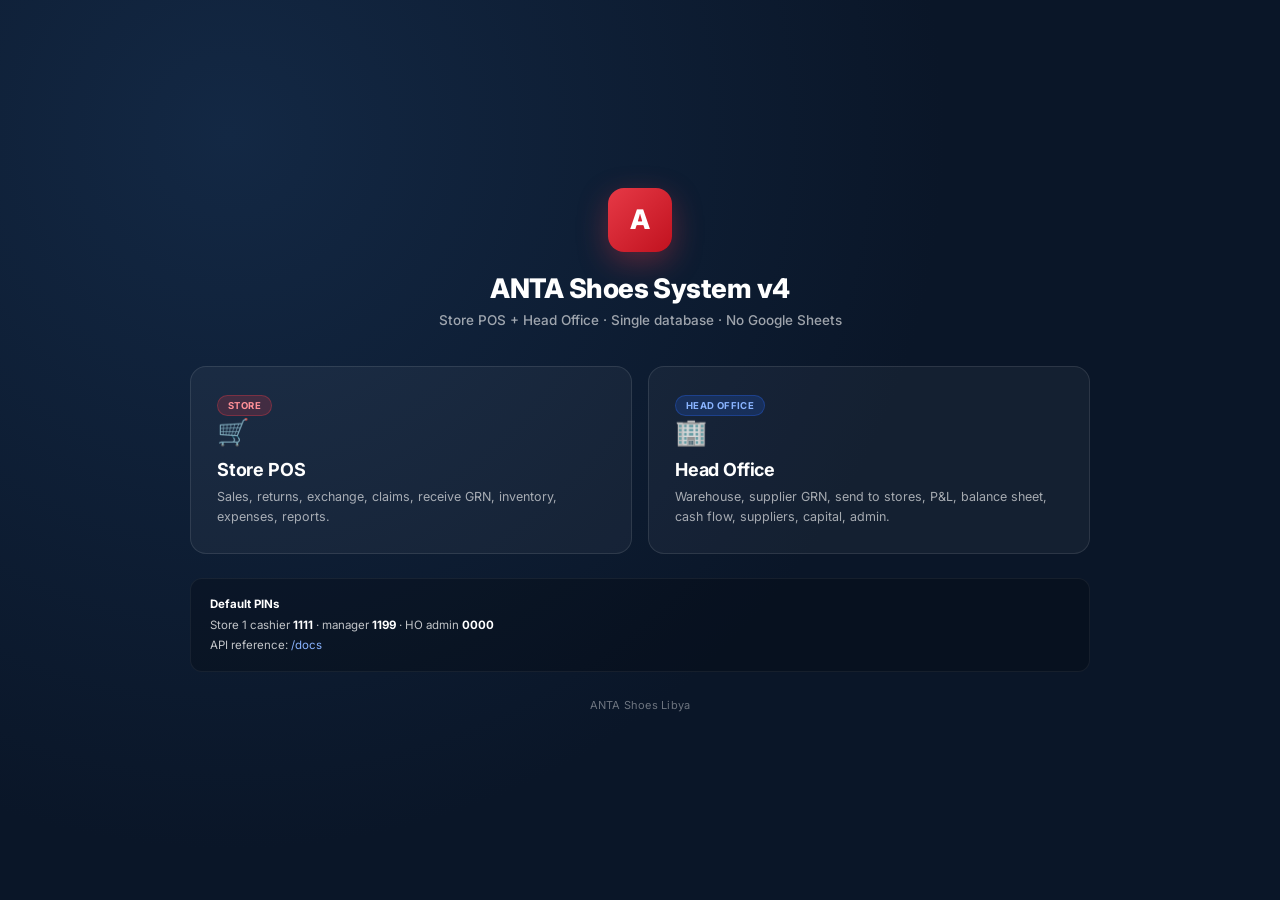
<file: frontend/portal.html>
<!DOCTYPE html>
<html lang="en"><head><meta charset="UTF-8"><meta name="viewport" content="width=device-width, initial-scale=1.0">
<title>ANTA Shoes — POS System</title>
<link rel="preconnect" href="https://fonts.googleapis.com">
<link rel="preconnect" href="https://fonts.gstatic.com" crossorigin>
<link rel="stylesheet" href="https://fonts.googleapis.com/css2?family=Inter:wght@400;500;600;700;800;900&display=swap">
<style>
*{box-sizing:border-box;margin:0;padding:0}
:root{--navy:#0a1628;--navy2:#132844;--accent:#e63946;--accent-dark:#c1121f;--accent2:#2563eb}
body{font-family:'Inter',-apple-system,BlinkMacSystemFont,'Segoe UI',Arial,sans-serif;-webkit-font-smoothing:antialiased;min-height:100vh;background:radial-gradient(circle at 18% 15%,var(--navy2),var(--navy) 55%);color:#fff;display:flex;align-items:center;justify-content:center;padding:28px}
.wrap{max-width:900px;width:100%}
.logo{width:64px;height:64px;background:linear-gradient(135deg,var(--accent),var(--accent-dark));border-radius:16px;display:flex;align-items:center;justify-content:center;font-weight:800;font-size:27px;margin:0 auto 20px;box-shadow:0 10px 30px rgba(230,57,70,.35);letter-spacing:-.02em}
h1{text-align:center;font-size:27px;font-weight:800;letter-spacing:-.02em;margin-bottom:7px}
.sub{text-align:center;opacity:.6;font-size:13.5px;margin-bottom:38px;font-weight:500}
.grid{display:grid;grid-template-columns:1fr 1fr;gap:16px}
@media(max-width:700px){.grid{grid-template-columns:1fr}}
.card{background:rgba(255,255,255,.045);border:1px solid rgba(255,255,255,.1);border-radius:16px;padding:26px;text-decoration:none;color:#fff;transition:transform .18s cubic-bezier(.4,0,.2,1),border-color .18s,background .18s;display:block}
.card:hover{background:rgba(255,255,255,.08);border-color:rgba(255,255,255,.22);transform:translateY(-3px)}
.card-icon{font-size:26px;opacity:.95}
.card h2{font-size:18px;font-weight:700;letter-spacing:-.01em;margin:12px 0 7px}
.card p{font-size:12.5px;opacity:.62;line-height:1.6}
.badge{display:inline-block;font-size:9.5px;font-weight:700;letter-spacing:.04em;padding:4px 10px;border-radius:999px;background:rgba(230,57,70,.2);color:#ff9098;border:1px solid rgba(230,57,70,.35)}
.badge.blue{background:rgba(37,99,235,.2);color:#8ab4ff;border-color:rgba(37,99,235,.35)}
.pins{margin-top:24px;background:rgba(0,0,0,.22);border:1px solid rgba(255,255,255,.06);border-radius:12px;padding:15px 19px;font-size:11.5px;line-height:1.8;color:rgba(255,255,255,.75)}
.pins b{color:#fff;font-weight:700}
.foot{text-align:center;margin-top:26px;font-size:11px;opacity:.4;letter-spacing:.02em}
a.doclink{color:#8ab4ff;text-decoration:none}
a.doclink:hover{text-decoration:underline}
</style></head><body>
<div class="wrap">
  <div class="logo">A</div>
  <h1>ANTA Shoes System v4</h1>
  <p class="sub">Store POS + Head Office · Single database · No Google Sheets</p>
  <div class="grid">
    <a class="card" href="/pos/"><span class="badge">STORE</span><div class="card-icon">🛒</div><h2>Store POS</h2><p>Sales, returns, exchange, claims, receive GRN, inventory, expenses, reports.</p></a>
    <a class="card" href="/ho/"><span class="badge blue">HEAD OFFICE</span><div class="card-icon">🏢</div><h2>Head Office</h2><p>Warehouse, supplier GRN, send to stores, P&amp;L, balance sheet, cash flow, suppliers, capital, admin.</p></a>
  </div>
  <div class="pins"><b>Default PINs</b><br>Store 1 cashier <b>1111</b> · manager <b>1199</b> · HO admin <b>0000</b><br>API reference: <a class="doclink" href="/docs">/docs</a></div>
  <div class="foot">ANTA Shoes Libya</div>
</div></body></html>
</file>
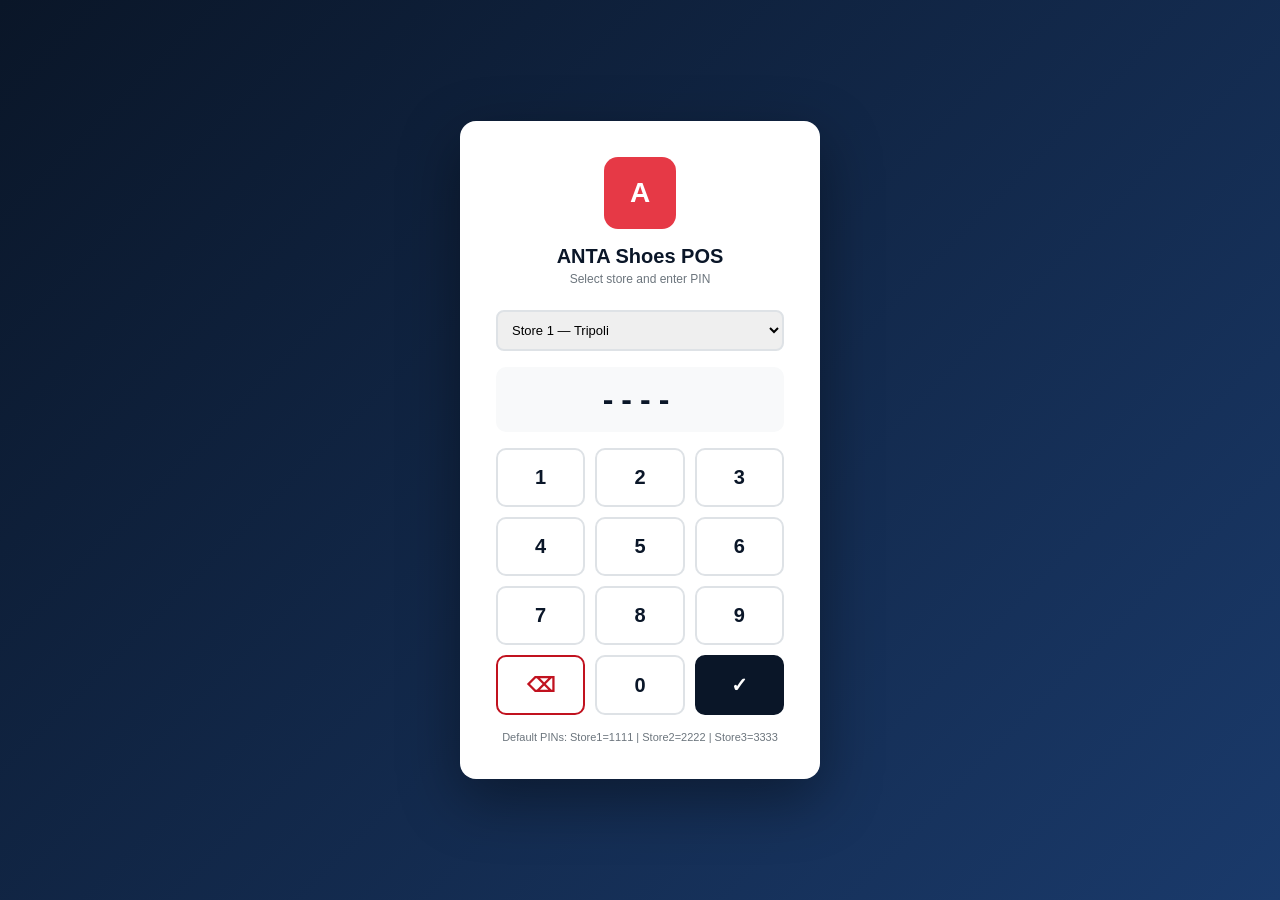
<file: docs/legacy/anta_pos_v3_final.html>
<!DOCTYPE html>
<html lang="en">
<head>
<meta charset="UTF-8">
<meta name="viewport" content="width=device-width, initial-scale=1.0">
<title>ANTA Shoes — POS v3</title>
<style>
*{box-sizing:border-box;margin:0;padding:0}
:root{
  --navy:#0a1628;--blue:#1a3a6b;--accent:#e63946;--accent2:#2196F3;
  --green:#2d6a4f;--green-light:#d8f3dc;--red:#c1121f;--red-light:#ffe5e5;
  --amber:#f59e0b;--amber-light:#fff3cd;--gray0:#f8f9fa;--gray1:#e9ecef;
  --gray2:#dee2e6;--gray3:#adb5bd;--gray4:#6c757d;--gray5:#343a40;
  --sidebar:220px;--radius:10px;--shadow:0 2px 12px rgba(0,0,0,.10);
}
body{font-family:'Segoe UI',Arial,sans-serif;background:var(--gray0);color:var(--gray5)}
/* LOGIN */
#login-screen{position:fixed;inset:0;background:linear-gradient(135deg,var(--navy),var(--blue));display:flex;align-items:center;justify-content:center;z-index:9999}
.login-box{background:#fff;border-radius:16px;padding:36px;width:360px;box-shadow:0 20px 60px rgba(0,0,0,.4);text-align:center}
.login-logo{width:72px;height:72px;background:var(--accent);border-radius:14px;display:flex;align-items:center;justify-content:center;font-weight:900;color:#fff;font-size:28px;margin:0 auto 16px}
.login-title{font-size:20px;font-weight:800;color:var(--navy);margin-bottom:4px}
.login-sub{font-size:12px;color:var(--gray4);margin-bottom:24px}
.pin-display{font-size:32px;font-weight:800;letter-spacing:8px;color:var(--navy);background:var(--gray0);border-radius:10px;padding:14px;margin-bottom:16px;min-height:60px}
.pin-grid{display:grid;grid-template-columns:repeat(3,1fr);gap:10px;margin-bottom:16px}
.pin-btn{padding:16px;border:2px solid var(--gray2);border-radius:10px;font-size:20px;font-weight:700;cursor:pointer;background:#fff;transition:.15s;color:var(--navy)}
.pin-btn:hover{background:var(--navy);color:#fff;border-color:var(--navy)}
.pin-btn.danger{border-color:var(--red);color:var(--red)}
.pin-btn.danger:hover{background:var(--red);color:#fff}
.store-select-login{width:100%;padding:10px;border:2px solid var(--gray2);border-radius:8px;font-size:13px;margin-bottom:16px;cursor:pointer}
/* MAIN */
#app{display:flex;height:100vh;overflow:hidden}
#sidebar{width:var(--sidebar);background:var(--navy);display:flex;flex-direction:column;flex-shrink:0;overflow-y:auto}
.brand{padding:16px;border-bottom:1px solid rgba(255,255,255,.1);display:flex;align-items:center;gap:10px}
.brand-logo{width:38px;height:38px;background:var(--accent);border-radius:8px;display:flex;align-items:center;justify-content:center;font-weight:900;color:#fff;font-size:14px;flex-shrink:0}
.brand-text{color:#fff;font-size:12px;font-weight:700}.brand-sub{color:rgba(255,255,255,.45);font-size:10px}
.sync-bar{padding:8px 12px;border-bottom:1px solid rgba(255,255,255,.1);display:flex;align-items:center;gap:6px;font-size:10px;color:rgba(255,255,255,.7)}
.dot{width:7px;height:7px;border-radius:50%;flex-shrink:0}
.dot.online{background:#4caf50;box-shadow:0 0 5px #4caf50}.dot.offline{background:#f44336}.dot.syncing{background:#ff9800;animation:pulse 1s infinite}
@keyframes pulse{0%,100%{opacity:1}50%{opacity:.3}}
.user-bar{padding:8px 12px;border-bottom:1px solid rgba(255,255,255,.1);display:flex;align-items:center;justify-content:space-between}
.user-info{color:rgba(255,255,255,.8);font-size:11px}
.user-role{font-size:9px;background:var(--accent);color:#fff;padding:1px 6px;border-radius:8px;margin-left:4px}
.logout-btn{color:rgba(255,255,255,.5);font-size:10px;cursor:pointer;border:1px solid rgba(255,255,255,.2);padding:2px 8px;border-radius:4px}
.logout-btn:hover{color:#fff;border-color:#fff}
nav{flex:1;padding:6px 0}
.nav-sec{padding:7px 12px 3px;color:rgba(255,255,255,.3);font-size:9px;font-weight:700;letter-spacing:.8px;text-transform:uppercase}
.nav-item{display:flex;align-items:center;gap:9px;padding:9px 16px;cursor:pointer;color:rgba(255,255,255,.7);font-size:12px;transition:.15s;border-left:3px solid transparent}
.nav-item:hover{background:rgba(255,255,255,.07);color:#fff}
.nav-item.active{background:rgba(255,255,255,.12);color:#fff;border-left-color:var(--accent)}
.nav-item .ico{font-size:15px;width:18px;text-align:center}
.nav-badge{margin-left:auto;background:var(--accent);color:#fff;font-size:9px;font-weight:700;padding:1px 5px;border-radius:8px}
.sidebar-footer{padding:10px 12px;border-top:1px solid rgba(255,255,255,.1);color:rgba(255,255,255,.4);font-size:10px}
#main{flex:1;display:flex;flex-direction:column;overflow:hidden}
#topbar{background:#fff;padding:9px 18px;display:flex;align-items:center;gap:10px;border-bottom:1px solid var(--gray2);flex-shrink:0;box-shadow:0 1px 4px rgba(0,0,0,.05)}
.topbar-title{font-size:15px;font-weight:700;color:var(--navy);flex:1}
#content{flex:1;overflow-y:auto;padding:18px}
.screen{display:none}.screen.active{display:block}
.card{background:#fff;border-radius:var(--radius);box-shadow:var(--shadow);padding:15px;margin-bottom:14px}
.card-title{font-size:12px;font-weight:700;color:var(--gray4);text-transform:uppercase;letter-spacing:.5px;margin-bottom:12px}
.kpi-grid{display:grid;grid-template-columns:repeat(auto-fill,minmax(150px,1fr));gap:10px;margin-bottom:18px}
.kpi{background:#fff;border-radius:var(--radius);padding:12px 14px;box-shadow:var(--shadow);border-left:4px solid var(--accent)}
.kpi.blue{border-left-color:var(--accent2)}.kpi.green{border-left-color:var(--green)}.kpi.amber{border-left-color:var(--amber)}.kpi.purple{border-left-color:#9c27b0}
.kpi-label{font-size:9px;color:var(--gray4);font-weight:700;text-transform:uppercase;margin-bottom:3px}
.kpi-value{font-size:20px;font-weight:800;color:var(--navy)}
.kpi-sub{font-size:9px;color:var(--gray4);margin-top:2px}
table{width:100%;border-collapse:collapse;font-size:12px}
th{background:var(--gray0);padding:7px 9px;text-align:left;font-size:10px;font-weight:700;color:var(--gray4);text-transform:uppercase;border-bottom:2px solid var(--gray2)}
td{padding:7px 9px;border-bottom:1px solid var(--gray1);vertical-align:middle}
tr:hover td{background:var(--gray0)}
.badge{display:inline-block;padding:2px 7px;border-radius:20px;font-size:10px;font-weight:700}
.badge-green{background:var(--green-light);color:var(--green)}.badge-red{background:var(--red-light);color:var(--red)}
.badge-amber{background:var(--amber-light);color:#856404}.badge-blue{background:#e3f2fd;color:#1565c0}.badge-gray{background:var(--gray1);color:var(--gray4)}
.form-group{margin-bottom:12px}
.form-label{display:block;font-size:11px;font-weight:700;color:var(--gray5);margin-bottom:4px;text-transform:uppercase;letter-spacing:.3px}
.form-input{width:100%;padding:8px 11px;border:1.5px solid var(--gray2);border-radius:7px;font-size:13px;background:#fff;transition:border .15s}
.form-input:focus{outline:none;border-color:var(--accent2)}
.form-input.barcode{font-size:15px;font-weight:700;border-color:var(--accent2);background:#f0f7ff;letter-spacing:2px}
select.form-input{cursor:pointer}
.btn{padding:7px 13px;border-radius:7px;border:none;cursor:pointer;font-size:12px;font-weight:600;transition:.15s;display:inline-flex;align-items:center;gap:5px}
.btn-primary{background:var(--accent);color:#fff}.btn-primary:hover{background:#c1121f}
.btn-blue{background:var(--accent2);color:#fff}
.btn-green{background:var(--green);color:#fff}
.btn-amber{background:var(--amber);color:#fff}
.btn-ghost{background:var(--gray1);color:var(--gray5)}.btn-ghost:hover{background:var(--gray2)}
.btn-sm{padding:4px 9px;font-size:11px}.btn-full{width:100%;justify-content:center}.btn-lg{padding:11px 22px;font-size:14px}
/* SALE */
.sale-layout{display:grid;grid-template-columns:1fr 300px;gap:14px;height:calc(100vh - 108px)}
.cart-area{background:#fff;border-radius:var(--radius);box-shadow:var(--shadow);display:flex;flex-direction:column;overflow:hidden}
.cart-hdr{padding:11px 14px;border-bottom:1px solid var(--gray2);display:flex;align-items:center;justify-content:space-between;flex-shrink:0}
.cart-items{flex:1;overflow-y:auto}
.cart-item{padding:9px 14px;border-bottom:1px solid var(--gray1);display:flex;align-items:center;gap:9px}
.qty-btn{width:22px;height:22px;border-radius:50%;border:1.5px solid var(--gray2);background:#fff;cursor:pointer;font-size:13px;display:flex;align-items:center;justify-content:center;font-weight:700}
.cart-empty{display:flex;flex-direction:column;align-items:center;justify-content:center;height:100%;color:var(--gray3);gap:8px;padding:30px}
.cart-footer{padding:12px 14px;border-top:2px solid var(--gray2);background:var(--gray0);flex-shrink:0}
.cart-row{display:flex;justify-content:space-between;font-size:12px;color:var(--gray4);padding:2px 0}
.cart-row.big{font-size:17px;font-weight:800;color:var(--navy);padding-top:7px;border-top:1px solid var(--gray2);margin-top:3px}
/* PAYMENT MODAL */
.modal-overlay{position:fixed;inset:0;background:rgba(0,0,0,.5);display:flex;align-items:center;justify-content:center;z-index:1000}
.modal{background:#fff;border-radius:14px;padding:22px;width:420px;max-height:90vh;overflow-y:auto;box-shadow:0 20px 60px rgba(0,0,0,.3)}
.modal-title{font-size:17px;font-weight:800;color:var(--navy);margin-bottom:18px}
.pay-methods{display:grid;grid-template-columns:1fr 1fr;gap:7px;margin-bottom:14px}
.pay-method{padding:9px;border:2px solid var(--gray2);border-radius:8px;cursor:pointer;text-align:center;font-size:11px;font-weight:700;transition:.15s}
.pay-method:hover{border-color:var(--accent2);background:#f0f7ff}
.pay-method.selected{border-color:var(--accent2);background:#e3f2fd;color:var(--accent2)}
.pay-ico{font-size:18px;display:block;margin-bottom:3px}
.change-box{background:var(--green-light);border-radius:8px;padding:11px;text-align:center;margin-top:7px}
/* SEARCH */
.search-drop{position:absolute;background:#fff;border:1.5px solid var(--accent2);border-radius:8px;width:100%;z-index:100;box-shadow:var(--shadow);max-height:190px;overflow-y:auto}
.search-item{padding:9px 11px;cursor:pointer;border-bottom:1px solid var(--gray1);display:flex;align-items:center;gap:9px}
.search-item:hover{background:var(--gray0)}
/* GRN RECEIVE */
.grn-card{border:1.5px solid var(--gray2);border-radius:10px;padding:14px;margin-bottom:10px}
.grn-card.pending{border-color:var(--amber);background:var(--amber-light)}
.grn-card.received{border-color:var(--green);background:var(--green-light)}
/* REPORTS */
.date-filter{display:flex;gap:8px;margin-bottom:14px;flex-wrap:wrap;align-items:center}
.bar-wrap{display:flex;align-items:flex-end;gap:4px;height:90px;padding:6px 0}
.bar-grp{display:flex;flex-direction:column;align-items:center;flex:1}
.bar{border-radius:4px 4px 0 0;width:100%;min-height:3px}
.bar-lbl{font-size:8px;color:var(--gray4);margin-top:3px;font-weight:600}
/* QUEUE */
.queue-bar{background:var(--amber-light);border:1px solid var(--amber);border-radius:7px;padding:6px 11px;font-size:11px;color:#856404;display:flex;align-items:center;gap:7px;margin-bottom:12px}
.queue-bar.hidden{display:none}
.relative{position:relative}
.grid-2{display:grid;grid-template-columns:1fr 1fr;gap:11px}
.grid-3{display:grid;grid-template-columns:1fr 1fr 1fr;gap:11px}
.mt{margin-top:11px}.divider{height:1px;background:var(--gray1);margin:11px 0}
.fw7{font-weight:700}.text-right{text-align:right}.text-green{color:var(--green)}.text-red{color:var(--red)}
#toast{position:fixed;bottom:18px;right:18px;background:var(--navy);color:#fff;padding:9px 16px;border-radius:8px;font-size:12px;font-weight:600;z-index:9999;display:none;box-shadow:0 4px 20px rgba(0,0,0,.3)}
@media print{#sidebar,#topbar,.no-print{display:none!important}#content{padding:0}}
</style>
</head>
<body>

<!-- LOGIN SCREEN -->
<div id="login-screen">
  <div class="login-box">
    <div class="login-logo">A</div>
    <div class="login-title">ANTA Shoes POS</div>
    <div class="login-sub">Select store and enter PIN</div>
    <select class="store-select-login" id="login-store"></select>
    <div class="pin-display" id="pin-display">----</div>
    <div class="pin-grid">
      <button class="pin-btn" onclick="pinPress('1')">1</button>
      <button class="pin-btn" onclick="pinPress('2')">2</button>
      <button class="pin-btn" onclick="pinPress('3')">3</button>
      <button class="pin-btn" onclick="pinPress('4')">4</button>
      <button class="pin-btn" onclick="pinPress('5')">5</button>
      <button class="pin-btn" onclick="pinPress('6')">6</button>
      <button class="pin-btn" onclick="pinPress('7')">7</button>
      <button class="pin-btn" onclick="pinPress('8')">8</button>
      <button class="pin-btn" onclick="pinPress('9')">9</button>
      <button class="pin-btn danger" onclick="pinClear()">⌫</button>
      <button class="pin-btn" onclick="pinPress('0')">0</button>
      <button class="pin-btn" style="background:var(--navy);color:#fff;border-color:var(--navy)" onclick="pinSubmit()">✓</button>
    </div>
    <div id="login-error" style="color:var(--red);font-size:12px;display:none">❌ Wrong PIN — try again</div>
    <div style="font-size:11px;color:var(--gray4);margin-top:12px">Default PINs: Store1=1111 | Store2=2222 | Store3=3333</div>
  </div>
</div>

<!-- MAIN APP -->
<div id="app" style="display:none">
<div id="sidebar">
  <div class="brand">
    <div class="brand-logo">A</div>
    <div><div class="brand-text">ANTA Shoes</div><div class="brand-sub" id="sb-store">POS</div></div>
  </div>
  <div class="sync-bar">
    <div class="dot offline" id="sync-dot"></div>
    <div><div id="sync-label" style="font-size:10px">Connecting...</div><div id="sync-last" style="font-size:9px;opacity:.6">—</div></div>
  </div>
  <div class="user-bar">
    <div class="user-info"><span id="user-name">—</span><span class="user-role" id="user-role">—</span></div>
    <div class="logout-btn" onclick="logout()">Logout</div>
  </div>
  <nav>
    <div class="nav-sec">Main</div>
    <div class="nav-item active" onclick="show('dashboard')"><span class="ico">📊</span>Dashboard</div>
    <div class="nav-item" onclick="show('sale')"><span class="ico">🛒</span>New Sale</div>
    <div class="nav-sec">Transactions</div>
    <div class="nav-item" onclick="show('returns')"><span class="ico">↩️</span>Returns</div>
    <div class="nav-item" onclick="show('exchange')"><span class="ico">🔄</span>Exchange</div>
    <div class="nav-item" onclick="show('claims')"><span class="ico">⚠️</span>Claims</div>
    <div class="nav-sec">Stock</div>
    <div class="nav-item" onclick="show('grn')"><span class="ico">📥</span>Receive Stock (GRN) <span class="nav-badge" id="grn-badge">0</span></div>
    <div class="nav-item" onclick="show('inventory')"><span class="ico">📦</span>Inventory <span class="nav-badge" id="low-badge">0</span></div>
    <div class="nav-sec">Finance</div>
    <div class="nav-item" onclick="show('expenses')"><span class="ico">💸</span>Expenses</div>
    <div class="nav-sec">Reports</div>
    <div class="nav-item" onclick="show('reports')"><span class="ico">📈</span>Reports</div>
    <div class="nav-sec">Settings</div>
    <div class="nav-item" onclick="show('settings')"><span class="ico">⚙️</span>Settings</div>
  </nav>
  <div class="sidebar-footer">Queue: <span id="q-count">0</span> | <span id="shift-t">—</span></div>
</div>

<div id="main">
  <div id="topbar">
    <div class="topbar-title" id="screen-title">Dashboard</div>
    <div style="display:flex;align-items:center;gap:5px;font-size:10px"><div class="dot offline" id="top-dot"></div><span id="top-sync">Offline</span></div>
    <div id="clock" style="font-size:11px;color:var(--gray4)"></div>
    <button class="btn btn-primary btn-sm" onclick="show('sale')">➕ New Sale</button>
    <button class="btn btn-ghost btn-sm" onclick="syncNow()">🔄 Sync</button>
  </div>
  <div id="content">

  <!-- DASHBOARD -->
  <div id="screen-dashboard" class="screen active">
    <div id="q-bar" class="queue-bar hidden">⚠️ Offline: <span id="q-bar-n">0</span> pending — will sync when connected</div>
    <div class="kpi-grid">
      <div class="kpi"><div class="kpi-label">Today Sales</div><div class="kpi-value" id="d-sales">LYD 0</div><div class="kpi-sub" id="d-inv">0 invoices</div></div>
      <div class="kpi blue"><div class="kpi-label">Net Revenue</div><div class="kpi-value" id="d-net">LYD 0</div><div class="kpi-sub">after returns</div></div>
      <div class="kpi green"><div class="kpi-label">Units Sold</div><div class="kpi-value" id="d-qty">0</div><div class="kpi-sub">today</div></div>
      <div class="kpi amber"><div class="kpi-label">Avg Basket</div><div class="kpi-value" id="d-atv">LYD 0</div><div class="kpi-sub">per invoice</div></div>
      <div class="kpi purple"><div class="kpi-label">Returns</div><div class="kpi-value" id="d-ret">LYD 0</div><div class="kpi-sub" id="d-retc">0 returns</div></div>
      <div class="kpi"><div class="kpi-label">Cash</div><div class="kpi-value" id="d-cash">LYD 0</div><div class="kpi-sub">cash sales</div></div>
    </div>
    <div style="display:grid;grid-template-columns:2fr 1fr;gap:14px">
      <div class="card"><div class="card-title">Recent Transactions</div>
        <table><thead><tr><th>Invoice</th><th>Time</th><th>Customer</th><th>Payment</th><th>Total</th><th>☁️</th></tr></thead>
        <tbody id="d-txns"></tbody></table>
      </div>
      <div class="card"><div class="card-title">⚠️ Low Stock</div><div id="d-low" style="font-size:11px"></div></div>
    </div>
  </div>

  <!-- SALE -->
  <div id="screen-sale" class="screen" style="height:calc(100vh - 100px)">
    <div class="sale-layout">
      <div class="cart-area">
        <div class="cart-hdr">
          <div><div style="font-size:13px;font-weight:800;color:var(--navy)">🛒 New Sale</div><div style="font-size:10px;color:var(--gray4)" id="inv-num">INV-—</div></div>
          <input class="form-input" style="width:140px;padding:5px 8px;font-size:11px" id="cust-name" placeholder="Customer name">
        </div>
        <div style="padding:9px 13px;background:var(--gray0);border-bottom:1px solid var(--gray2)">
          <div class="relative">
            <input class="form-input barcode" id="bc-input" placeholder="📷 Scan barcode..." autocomplete="off" oninput="searchProd(this.value)" onkeydown="bcKey(event)">
            <div id="search-drop" class="search-drop" style="display:none"></div>
          </div>
        </div>
        <div class="cart-items" id="cart-items">
          <div class="cart-empty"><div style="font-size:44px">🛒</div><div style="font-weight:700;color:var(--gray3)">Cart empty</div><div style="font-size:11px;color:var(--gray3)">Scan barcode to start</div></div>
        </div>
        <div class="cart-footer">
          <div class="cart-row"><span>Subtotal</span><span id="c-sub">LYD 0.00</span></div>
          <div class="cart-row"><span>Discount <input type="number" id="g-disc" min="0" max="100" value="0" style="width:40px;padding:1px 5px;border:1px solid var(--gray2);border-radius:4px;font-size:10px" onchange="calcCart()">%</span><span id="c-disc" style="color:var(--red)">-LYD 0.00</span></div>
          <div class="cart-row big"><span>TOTAL</span><span id="c-total">LYD 0.00</span></div>
          <div style="display:grid;grid-template-columns:1fr 1fr;gap:7px;margin-top:9px">
            <button class="btn btn-ghost btn-full" onclick="clearCart()">🗑 Clear</button>
            <button class="btn btn-primary btn-full btn-lg" onclick="openPay()">💳 Charge</button>
          </div>
        </div>
      </div>
      <div class="card" style="overflow-y:auto;margin:0"><div class="card-title">Products</div><div id="quick-prods" style="display:grid;gap:6px"></div></div>
    </div>
  </div>

  <!-- RETURNS -->
  <div id="screen-returns" class="screen">
    <div style="max-width:680px">
      <div class="card"><div class="card-title">↩️ Process Return</div>
        <div class="grid-2">
          <div class="form-group"><label class="form-label">Barcode</label><input class="form-input" id="r-bc" placeholder="Scan barcode"></div>
          <div class="form-group"><label class="form-label">Original Invoice #</label><input class="form-input" id="r-inv" placeholder="INV-1001"></div>
        </div>
        <div class="grid-3">
          <div class="form-group"><label class="form-label">Qty</label><input class="form-input" type="number" id="r-qty" value="1" min="1"></div>
          <div class="form-group"><label class="form-label">Amount (LYD)</label><input class="form-input" type="number" id="r-amt" placeholder="0.00"></div>
          <div class="form-group"><label class="form-label">Method</label><select class="form-input" id="r-method"></select></div>
        </div>
        <div class="form-group"><label class="form-label">Reason</label>
          <select class="form-input" id="r-reason"><option>Defective/Damaged</option><option>Wrong size</option><option>Customer change of mind</option><option>Wrong product</option><option>Other</option></select>
        </div>
        <button class="btn btn-primary btn-full" onclick="doReturn()">✅ Process Return</button>
      </div>
      <div class="card"><div class="card-title">Recent Returns</div>
        <table><thead><tr><th>Ref</th><th>Date</th><th>Product</th><th>Qty</th><th>Amount</th><th>☁️</th></tr></thead>
        <tbody id="ret-list"></tbody></table>
      </div>
    </div>
  </div>

  <!-- EXCHANGE -->
  <div id="screen-exchange" class="screen">
    <div style="max-width:800px">
      <div class="card"><div class="card-title">🔄 Exchange</div>
        <div style="display:grid;grid-template-columns:1fr 1fr;gap:18px">
          <div style="background:var(--red-light);border-radius:8px;padding:13px">
            <div style="font-size:11px;font-weight:800;color:var(--red);margin-bottom:9px">📤 OLD ITEM (returning)</div>
            <div class="form-group"><label class="form-label">Barcode</label><input class="form-input" id="ex-old-bc" placeholder="Scan old item" oninput="exLookup('old',this.value)"></div>
            <div id="ex-old-nm" style="font-size:10px;color:var(--gray4);margin-top:-8px;margin-bottom:7px"></div>
            <div class="grid-2">
              <div class="form-group"><label class="form-label">Qty</label><input class="form-input" type="number" id="ex-old-qty" value="1" oninput="exCalc()"></div>
              <div class="form-group"><label class="form-label">Price</label><input class="form-input" type="number" id="ex-old-pr" oninput="exCalc()"></div>
            </div>
          </div>
          <div style="background:var(--green-light);border-radius:8px;padding:13px">
            <div style="font-size:11px;font-weight:800;color:var(--green);margin-bottom:9px">📥 NEW ITEM (selling)</div>
            <div class="form-group"><label class="form-label">Barcode</label><input class="form-input" id="ex-new-bc" placeholder="Scan new item" oninput="exLookup('new',this.value)"></div>
            <div id="ex-new-nm" style="font-size:10px;color:var(--gray4);margin-top:-8px;margin-bottom:7px"></div>
            <div class="grid-2">
              <div class="form-group"><label class="form-label">Qty</label><input class="form-input" type="number" id="ex-new-qty" value="1" oninput="exCalc()"></div>
              <div class="form-group"><label class="form-label">Price</label><input class="form-input" type="number" id="ex-new-pr" oninput="exCalc()"></div>
            </div>
          </div>
        </div>
        <div class="mt" style="background:var(--gray0);border-radius:8px;padding:11px;display:flex;justify-content:space-between;align-items:center">
          <div><div style="font-size:10px;color:var(--gray4)">Difference</div><div id="ex-diff" style="font-size:19px;font-weight:900;color:var(--navy)">LYD 0.00</div><div id="ex-diff-note" style="font-size:9px;color:var(--gray4)">—</div></div>
          <select class="form-input" id="ex-pay" style="width:150px"></select>
        </div>
        <div class="form-group mt"><label class="form-label">Customer</label><input class="form-input" id="ex-cust" placeholder="Optional"></div>
        <button class="btn btn-primary btn-full mt" onclick="doExchange()">✅ Complete Exchange</button>
      </div>
    </div>
  </div>

  <!-- CLAIMS -->
  <div id="screen-claims" class="screen">
    <div style="max-width:680px">
      <div class="card"><div class="card-title">⚠️ Claims & Damage</div>
        <div class="grid-2">
          <div class="form-group"><label class="form-label">Barcode</label><input class="form-input" id="cl-bc" placeholder="Scan" oninput="clLookup(this.value)"></div>
          <div class="form-group"><label class="form-label">Product</label><input class="form-input" id="cl-name" readonly style="background:var(--gray0)"></div>
        </div>
        <div class="grid-3">
          <div class="form-group"><label class="form-label">Qty</label><input class="form-input" type="number" id="cl-qty" value="1" min="1"></div>
          <div class="form-group"><label class="form-label">Type</label><select class="form-input" id="cl-type"><option>Damage Writeoff</option><option>Supplier Claim</option><option>Theft</option><option>Other</option></select></div>
          <div class="form-group"><label class="form-label">Value</label><input class="form-input" id="cl-val" readonly style="background:var(--gray0)"></div>
        </div>
        <div class="form-group"><label class="form-label">Supplier</label><input class="form-input" id="cl-sup" placeholder="If supplier claim"></div>
        <button class="btn btn-primary btn-full" onclick="doClaim()">⚠️ Record Claim</button>
      </div>
    </div>
  </div>

  <!-- GRN RECEIVE -->
  <div id="screen-grn" class="screen">
    <div style="max-width:800px">
      <div class="card">
        <div style="display:flex;justify-content:space-between;align-items:center;margin-bottom:13px">
          <div class="card-title" style="margin:0">📥 Receive Stock from HO</div>
          <button class="btn btn-blue btn-sm" onclick="loadGRNs()">🔄 Refresh</button>
        </div>
        <div id="grn-list"><div style="text-align:center;padding:24px;color:var(--gray3);font-size:12px">Loading from HO...</div></div>
      </div>
    </div>
  </div>

  <!-- INVENTORY -->
  <div id="screen-inventory" class="screen">
    <div class="card">
      <div style="display:flex;justify-content:space-between;align-items:center;margin-bottom:13px">
        <div class="card-title" style="margin:0">📦 Inventory</div>
        <div style="display:flex;gap:7px">
          <input class="form-input" style="width:190px;padding:5px 9px" id="inv-search" placeholder="🔍 Search..." oninput="renderInv()">
          <select class="form-input" style="width:120px;padding:5px 9px" id="inv-filter" onchange="renderInv()">
            <option value="all">All</option><option value="low">Low Stock</option><option value="out">Out of Stock</option>
          </select>
        </div>
      </div>
      <table><thead><tr><th>Barcode</th><th>Product</th><th>GRN In</th><th>Sold</th><th>Returns</th><th>Claims</th><th>ON HAND</th><th>Reorder</th><th>Status</th></tr></thead>
      <tbody id="inv-table"></tbody></table>
    </div>
  </div>

  <!-- EXPENSES -->
  <div id="screen-expenses" class="screen">
    <div style="max-width:700px">
      <div class="card"><div class="card-title">💸 Record Expense</div>
        <div class="grid-2">
          <div class="form-group"><label class="form-label">Date</label><input class="form-input" type="date" id="exp-date"></div>
          <div class="form-group"><label class="form-label">Category</label>
            <select class="form-input" id="exp-cat">
              <option>Rent</option><option>Salaries</option><option>Utilities</option>
              <option>Advertising</option><option>Maintenance</option><option>Transport</option>
              <option>Cleaning</option><option>Other</option>
            </select>
          </div>
        </div>
        <div class="form-group"><label class="form-label">Description</label><input class="form-input" id="exp-desc" placeholder="Details..."></div>
        <div class="grid-3">
          <div class="form-group"><label class="form-label">Amount (LYD)</label><input class="form-input" type="number" id="exp-amt" placeholder="0.00"></div>
          <div class="form-group"><label class="form-label">Payment Method</label><select class="form-input" id="exp-pay"></select></div>
          <div class="form-group"><label class="form-label">Reference #</label><input class="form-input" id="exp-ref" placeholder="Optional"></div>
        </div>
        <button class="btn btn-primary btn-full" onclick="saveExpense()">💾 Save Expense</button>
      </div>
      <div class="card"><div class="card-title">Recent Expenses</div>
        <table><thead><tr><th>Date</th><th>Category</th><th>Description</th><th>Amount</th><th>Payment</th><th>☁️</th></tr></thead>
        <tbody id="exp-list"></tbody></table>
      </div>
    </div>
  </div>

  <!-- REPORTS -->
  <div id="screen-reports" class="screen">
    <div class="date-filter">
      <select class="form-input" style="width:120px;padding:6px 9px" id="rpt-preset" onchange="rptPreset()">
        <option value="today">Today</option><option value="yesterday">Yesterday</option>
        <option value="week">This Week</option><option value="month">This Month</option>
        <option value="custom">Custom Range</option>
      </select>
      <input type="date" id="rpt-from" class="form-input" style="width:140px;padding:6px 9px">
      <input type="date" id="rpt-to"   class="form-input" style="width:140px;padding:6px 9px">
      <button class="btn btn-blue btn-sm" onclick="loadReports()">🔍 Search</button>
      <button class="btn btn-ghost btn-sm" onclick="exportRpt()">⬇️ Export</button>
    </div>
    <div class="kpi-grid" id="rpt-kpis"></div>
    <div style="display:grid;grid-template-columns:1fr 1fr;gap:14px;margin-bottom:14px">
      <div class="card"><div class="card-title">Payment Breakdown</div><div id="rpt-pay"></div></div>
      <div class="card"><div class="card-title">Top Products</div><div id="rpt-prod"></div></div>
    </div>
    <div class="card"><div class="card-title">Transactions</div>
      <table><thead><tr><th>Invoice</th><th>Date</th><th>Customer</th><th>Payment</th><th>Items</th><th>Total</th><th>☁️</th></tr></thead>
      <tbody id="rpt-txns"></tbody></table>
    </div>
  </div>

  <!-- SETTINGS -->
  <div id="screen-settings" class="screen">
    <div style="max-width:600px">
      <div class="card" style="border:2px solid var(--accent2)">
        <div class="card-title" style="color:var(--accent2)">☁️ Google Sheets Sync</div>
        <div class="form-group"><label class="form-label">Apps Script URL</label><input class="form-input" id="gs-url" placeholder="https://script.google.com/macros/s/..."></div>
        <div class="form-group"><label class="form-label">Secret Key</label><input class="form-input" id="gs-key" placeholder="ANTA2026SECRET" type="password"></div>
        <div style="display:flex;gap:7px;margin-top:9px">
          <button class="btn btn-blue" onclick="testConn()">🔌 Test</button>
          <button class="btn btn-green" onclick="loadProductsFromSheets()">📦 Load Products</button>
          <button class="btn btn-ghost" onclick="pushAll()">⬆️ Push All</button>
        </div>
        <div id="conn-res" style="margin-top:9px;font-size:12px;display:none"></div>
      </div>
      <div class="card">
        <div class="card-title">🏦 Payment Methods</div>
        <div id="banks-list" style="margin-bottom:10px;font-size:12px"></div>
        <button class="btn btn-ghost btn-sm" onclick="loadBanks()">🔄 Reload from HO</button>
      </div>
      <div class="card">
        <div class="card-title">⚙️ Store Settings</div>
        <div class="form-group"><label class="form-label">Store Name</label><input class="form-input" id="s-name"></div>
        <div class="form-group"><label class="form-label">Return Policy</label><input class="form-input" id="s-policy" value="Exchange within 7 days with receipt."></div>
        <button class="btn btn-primary" onclick="saveSettings()">💾 Save</button>
      </div>
      <div class="card">
        <div class="card-title">📋 Sync Log</div>
        <div id="sync-log" style="font-size:11px;color:var(--gray4)"></div>
      </div>
    </div>
  </div>

  </div><!-- end content -->
</div><!-- end main -->
</div><!-- end app -->

<!-- PAYMENT MODAL -->
<div id="pay-modal" class="modal-overlay" style="display:none">
  <div class="modal">
    <div class="modal-title">💳 Collect Payment</div>
    <div style="background:var(--gray0);border-radius:8px;padding:13px;text-align:center;margin-bottom:14px">
      <div style="font-size:11px;color:var(--gray4)">Amount Due</div>
      <div style="font-size:30px;font-weight:900;color:var(--navy)" id="pay-due">LYD 0.00</div>
    </div>
    <div class="pay-methods" id="pay-grid"></div>
    <div id="cash-sec" style="display:none">
      <div class="form-group"><label class="form-label">Cash Received</label>
        <input class="form-input" type="number" id="cash-rec" placeholder="0.00" oninput="calcChange()" style="font-size:17px;font-weight:700">
      </div>
      <div class="change-box" id="change-box" style="display:none">
        <div style="font-size:11px;color:var(--green);font-weight:700">CHANGE</div>
        <div style="font-size:22px;font-weight:900;color:var(--green)" id="change-amt">LYD 0.00</div>
      </div>
    </div>
    <div id="ref-sec" style="display:none;margin-top:10px">
      <div class="form-group"><label class="form-label">Transaction Reference # (from device)</label>
        <input class="form-input" id="pay-ref" placeholder="e.g. TXN123456">
      </div>
    </div>
    <div style="display:flex;gap:7px;margin-top:14px">
      <button class="btn btn-ghost" style="flex:1" onclick="closePay()">Cancel</button>
      <button class="btn btn-primary" style="flex:2" onclick="completeSale()">✅ Complete Sale</button>
    </div>
  </div>
</div>

<!-- INVOICE MODAL -->
<div id="inv-modal" class="modal-overlay" style="display:none">
  <div class="modal" style="width:480px">
    <div id="inv-content"></div>
    <div style="display:flex;gap:7px;margin-top:14px" class="no-print">
      <button class="btn btn-ghost" style="flex:1" onclick="document.getElementById('inv-modal').style.display='none'">Close</button>
      <button class="btn btn-blue" style="flex:1" onclick="window.print()">🖨️ Print</button>
    </div>
  </div>
</div>

<div id="toast"></div>

<script>
// ═══════════════════════════════════════════
// CONFIG & STATE
// ═══════════════════════════════════════════
let CFG = {
  url: localStorage.getItem('anta_url') || '',
  key: localStorage.getItem('anta_key') || 'ANTA2026SECRET',
};
let DB = {
  products:[], transactions:[], returns:[], exchanges:[], claims:[], expenses:[],
  settings:{storeName:'Store 1 — Tripoli', storeId:'s1', policy:'Exchange within 7 days with receipt.', currency:'LYD'},
  nextInv:1, shiftStart:new Date().toISOString()
};
let BANKS = [{id:'cash',name:'Cash',device:'',ico:'💵'}];
let STORES = [];
let currentUser = null;
let cart = [];
let selPay = 'Cash';
let syncQueue = [];
let isOnline = false;
let isSyncing = false;
let syncLog = [];
let pinEntry = '';

function loadState(){
  try{
    const s=localStorage.getItem('anta_pos_v3'); if(s) DB={...DB,...JSON.parse(s)};
    const b=localStorage.getItem('anta_banks_v3'); if(b) BANKS=JSON.parse(b);
    const q=localStorage.getItem('anta_queue_v3'); if(q) syncQueue=JSON.parse(q);
    const l=localStorage.getItem('anta_log_v3'); if(l) syncLog=JSON.parse(l);
    CFG.url=localStorage.getItem('anta_url')||'';
    CFG.key=localStorage.getItem('anta_key')||'ANTA2026SECRET';
  }catch(e){}
}
function saveState(){ try{localStorage.setItem('anta_pos_v3',JSON.stringify(DB));}catch(e){} }
function saveQueue(){ try{localStorage.setItem('anta_queue_v3',JSON.stringify(syncQueue));}catch(e){} }
function saveBanks(){ try{localStorage.setItem('anta_banks_v3',JSON.stringify(BANKS));}catch(e){} }

// ═══════════════════════════════════════════
// API
// ═══════════════════════════════════════════
async function api(action, payload={}){
  if(!CFG.url) return null;
  try{
    const body = JSON.stringify({action, key:CFG.key, ...payload});
    const res = await fetch(CFG.url, {
      method:'POST',
      headers:{'Content-Type':'text/plain'},
      body: body
    });
    const text = await res.text();
    try{ return JSON.parse(text); }
    catch(e){ console.log('Parse error:', text.slice(0,200)); return null; }
  }catch(e){ console.log('API error:', e.message); return null; }
}
async function apiGet(action, params=''){
  if(!CFG.url) return null;
  try{
    const res=await fetch(`${CFG.url}?action=${action}&key=${CFG.key}${params?'&'+params:''}`);
    return await res.json();
  }catch(e){return null;}
}

// ═══════════════════════════════════════════
// LOGIN
// ═══════════════════════════════════════════
async function initLogin(){
  // Load stores
  const stored = localStorage.getItem('anta_stores');
  if(stored) STORES=JSON.parse(stored);
  if(!STORES.length) STORES=[{StoreID:'s1',Name:'Store 1 — Tripoli'},{StoreID:'s2',Name:'Store 2 — Benghazi'},{StoreID:'s3',Name:'Store 3 — Misrata'}];
  const sel=document.getElementById('login-store');
  sel.innerHTML=STORES.map(s=>`<option value="${s.StoreID}">${s.Name}</option>`).join('');
  // Try to load stores from sheets
  if(CFG.url){
    const res=await apiGet('stores');
    if(res&&res.data&&res.data.length){
      STORES=res.data;
      localStorage.setItem('anta_stores',JSON.stringify(STORES));
      sel.innerHTML=STORES.map(s=>`<option value="${s.StoreID}">${s.Name}</option>`).join('');
    }
  }
}

function pinPress(d){
  if(pinEntry.length>=4) return;
  pinEntry+=d;
  document.getElementById('pin-display').textContent='●'.repeat(pinEntry.length)+'—'.repeat(4-pinEntry.length);
}
function pinClear(){
  pinEntry=pinEntry.slice(0,-1);
  document.getElementById('pin-display').textContent='●'.repeat(pinEntry.length)+'—'.repeat(4-pinEntry.length);
}
async function pinSubmit(){
  if(!pinEntry){ document.getElementById('login-error').style.display='block'; return; }
  const storeId=document.getElementById('login-store').value;
  const storeName=STORES.find(s=>s.StoreID===storeId)?.Name||storeId;
  // Try online verification first
  if(CFG.url){
    const res=await api('verify_pin',{storeId,pin:pinEntry});
    if(res&&res.status==='ok'){
      doLogin(res.user,storeId,storeName); return;
    }
  }
  // Fallback: default PINs
  const defaults={'s1':'1111','s2':'2222','s3':'3333','HO':'1234'};
  if(defaults[storeId]===pinEntry){
    doLogin({name:'Cashier',role:'cashier',storeId,storeName},storeId,storeName);
  } else {
    document.getElementById('login-error').style.display='block';
    pinEntry='';
    document.getElementById('pin-display').textContent='----';
  }
}
function doLogin(user,storeId,storeName){
  currentUser=user;
  DB.settings.storeId=storeId;
  DB.settings.storeName=storeName;
  saveState();
  document.getElementById('login-screen').style.display='none';
  document.getElementById('app').style.display='flex';
  document.getElementById('sb-store').textContent=storeName;
  document.getElementById('user-name').textContent=user.name||'Cashier';
  document.getElementById('user-role').textContent=user.role||'cashier';
  document.getElementById('shift-t').textContent=new Date().toTimeString().slice(0,5);
  initApp();
}
function logout(){
  if(confirm('Log out?')){
    currentUser=null; pinEntry='';
    document.getElementById('pin-display').textContent='----';
    document.getElementById('app').style.display='none';
    document.getElementById('login-screen').style.display='flex';
    document.getElementById('login-error').style.display='none';
  }
}

// ═══════════════════════════════════════════
// HELPERS
// ═══════════════════════════════════════════
function fmt(n){return'LYD '+(+n).toFixed(2).replace(/\B(?=(\d{3})+(?!\d))/g,',');}
function fmtN(n){return(+n).toFixed(2).replace(/\B(?=(\d{3})+(?!\d))/g,',');}
function today(){return new Date().toISOString().split('T')[0];}
function timeNow(){return new Date().toTimeString().slice(0,5);}
function toast(msg,type='ok'){
  const t=document.getElementById('toast');
  t.textContent=msg;
  t.style.background=type==='error'?'var(--red)':type==='warn'?'#856404':type==='info'?'var(--accent2)':'var(--navy)';
  t.style.display='block';
  setTimeout(()=>t.style.display='none',3000);
}
function getProd(bc){return DB.products.find(p=>p.barcode===bc||p.name.toLowerCase().includes(bc.toLowerCase()));}
function getStock(bc){
  const p=DB.products.find(pr=>pr.barcode===bc); if(!p) return 0;
  const sold=DB.transactions.filter(t=>t.type==='sale').reduce((s,t)=>s+(t.items||[]).filter(i=>i.barcode===bc).reduce((a,i)=>a+i.qty,0),0);
  const rets=DB.returns.filter(r=>r.barcode===bc).reduce((s,r)=>s+r.qty,0);
  const exOut=DB.exchanges.filter(e=>e.oldBarcode===bc).reduce((s,e)=>s+e.oldQty,0);
  const exIn=DB.exchanges.filter(e=>e.newBarcode===bc).reduce((s,e)=>s+e.newQty,0);
  const cl=DB.claims.filter(c=>c.barcode===bc).reduce((s,c)=>s+c.qty,0);
  return(p.opening||0)-sold+rets-exOut+exIn-cl;
}
function syncIcon(ok){return ok?'<span class="badge badge-green">☁️</span>':'<span class="badge badge-gray">📴</span>';}

// ═══════════════════════════════════════════
// NAVIGATION
// ═══════════════════════════════════════════
function show(name){
  document.querySelectorAll('.screen').forEach(s=>s.classList.remove('active'));
  document.querySelectorAll('.nav-item').forEach(n=>n.classList.remove('active'));
  const s=document.getElementById('screen-'+name); if(s) s.classList.add('active');
  document.querySelectorAll('.nav-item').forEach(n=>{if(n.getAttribute('onclick')&&n.getAttribute('onclick').includes("'"+name+"'")) n.classList.add('active');});
  const titles={dashboard:'Dashboard',sale:'New Sale',returns:'Returns',exchange:'Exchange',claims:'Claims & Damage',grn:'Receive Stock (GRN)',inventory:'Inventory',expenses:'Expenses',reports:'Reports',settings:'Settings'};
  document.getElementById('screen-title').textContent=titles[name]||name;
  if(name==='dashboard') renderDash();
  if(name==='sale'){renderQuick();setTimeout(()=>document.getElementById('bc-input').focus(),80);}
  if(name==='inventory') renderInv();
  if(name==='reports'){rptPreset();loadReports();}
  if(name==='grn') loadGRNs();
  if(name==='returns') renderRetList();
  if(name==='expenses') renderExpList();
  if(name==='settings'){
    document.getElementById('gs-url').value=CFG.url;
    document.getElementById('gs-key').value=CFG.key;
    document.getElementById('s-name').value=DB.settings.storeName||'';
    document.getElementById('s-policy').value=DB.settings.policy||'';
    renderBanksList(); updateSyncLog();
  }
}

// ═══════════════════════════════════════════
// SYNC
// ═══════════════════════════════════════════
async function syncRecord(action,payload){
  const res=await api(action,payload);
  if(res&&(res.status==='ok'||res.status==='duplicate')){
    addLog(action,'✅'); return true;
  }
  syncQueue.push({action,payload,ts:new Date().toISOString()});
  saveQueue(); updateQueueUI(); addLog(action,'📴 queued'); return false;
}
async function processQueue(){
  if(isSyncing||!syncQueue.length||!CFG.url) return;
  isSyncing=true; setSyncStatus('syncing','Syncing queue...');
  const failed=[];
  for(const item of syncQueue){
    const res=await api(item.action,item.payload);
    if(res&&(res.status==='ok'||res.status==='duplicate')) addLog(item.action,'✅ queued sync');
    else failed.push(item);
  }
  syncQueue=failed; saveQueue(); isSyncing=false; updateQueueUI();
  setSyncStatus(failed.length?'online':'online', failed.length?failed.length+' still pending':'All synced');
}
async function syncNow(){ await processQueue(); toast('🔄 Sync complete!'); }
async function pushAll(){
  if(!CFG.url){toast('Set URL first','error');return;}
  toast('Pushing all data...','info');
  for(const t of DB.transactions) await api('push_sale',{transaction:t});
  for(const r of DB.returns) await api('push_return',{returnData:r});
  for(const p of DB.products) await api('push_product',{product:p});
  await processQueue();
  toast('✅ All data pushed!');
}
function setSyncStatus(state,label){
  const dots=[document.getElementById('sync-dot'),document.getElementById('top-dot')];
  dots.forEach(d=>{if(d)d.className='dot '+state;});
  const lbl=document.getElementById('sync-label'); if(lbl) lbl.textContent=state==='online'?'🟢 Live':state==='syncing'?'🔄 Syncing':'🔴 Offline';
  const top=document.getElementById('top-sync'); if(top) top.textContent=state==='online'?'Online':state==='syncing'?'Syncing':'Offline';
  const last=document.getElementById('sync-last'); if(last&&label) last.textContent=label;
  isOnline=state==='online';
}
function updateQueueUI(){
  const n=syncQueue.length;
  document.getElementById('q-count').textContent=n;
  const bar=document.getElementById('q-bar');
  if(bar){bar.classList.toggle('hidden',n===0);const bn=document.getElementById('q-bar-n');if(bn)bn.textContent=n;}
}
function addLog(action,status){
  syncLog.unshift({t:new Date().toTimeString().slice(0,8),action,status});
  try{localStorage.setItem('anta_log_v3',JSON.stringify(syncLog.slice(0,50)));}catch(e){}
}
function updateSyncLog(){
  const el=document.getElementById('sync-log'); if(!el) return;
  el.innerHTML=syncLog.slice(0,10).map(l=>`<div style="padding:3px 0;border-bottom:1px solid var(--gray1);display:flex;gap:8px"><span style="color:var(--gray3)">${l.t}</span><span>${l.action}</span><span>${l.status}</span></div>`).join('')||'<div style="color:var(--gray3);padding:8px;text-align:center">No sync activity</div>';
}
// Check connection every 30s
setInterval(async()=>{
  if(!CFG.url) return;
  const res=await apiGet('ping');
  if(res&&res.status==='ok'){if(!isOnline){isOnline=true;setSyncStatus('online','Auto-reconnected');processQueue();}}
  else{if(isOnline){isOnline=false;setSyncStatus('offline','Connection lost');}}
},30000);

// ═══════════════════════════════════════════
// DASHBOARD
// ═══════════════════════════════════════════
function renderDash(){
  const d=today();
  const tt=DB.transactions.filter(t=>t.date===d&&t.type==='sale');
  const ts=tt.reduce((s,t)=>s+t.total,0);
  const tq=tt.reduce((s,t)=>s+t.items.reduce((a,i)=>a+i.qty,0),0);
  const tr=DB.returns.filter(r=>r.date===d); const trv=tr.reduce((s,r)=>s+r.amount,0);
  const cash=tt.filter(t=>t.payment==='Cash').reduce((s,t)=>s+t.total,0);
  const inv=tt.length; const atv=inv?ts/inv:0;
  document.getElementById('d-sales').textContent=fmt(ts);
  document.getElementById('d-inv').textContent=inv+' invoices';
  document.getElementById('d-net').textContent=fmt(ts-trv);
  document.getElementById('d-qty').textContent=tq;
  document.getElementById('d-atv').textContent=fmt(atv);
  document.getElementById('d-ret').textContent=fmt(trv);
  document.getElementById('d-retc').textContent=tr.length+' returns';
  document.getElementById('d-cash').textContent=fmt(cash);
  const low=DB.products.filter(p=>getStock(p.barcode)<=p.reorder);
  document.getElementById('low-badge').textContent=low.length;
  document.getElementById('d-low').innerHTML=low.slice(0,5).map(p=>{const s=getStock(p.barcode);return`<div style="padding:5px 0;border-bottom:1px solid var(--gray1);display:flex;justify-content:space-between;font-size:11px"><span style="font-weight:600;flex:1">${p.name.slice(0,28)}</span><span class="badge ${s<=0?'badge-red':'badge-amber'}">${s<=0?'OUT':s}</span></div>`;}).join('')||'<div style="color:var(--gray3);font-size:11px;padding:8px">All stock OK ✅</div>';
  document.getElementById('d-txns').innerHTML=[...DB.transactions].reverse().slice(0,7).map(t=>`<tr><td class="fw7">${t.id}</td><td>${t.time||'—'}</td><td>${t.customer}</td><td>${t.payment}</td><td class="fw7">${fmt(t.total)}</td><td>${syncIcon(t.synced)}</td></tr>`).join('')||'<tr><td colspan="6" style="text-align:center;color:var(--gray3);padding:14px">No transactions today</td></tr>';
  updateQueueUI();
}

// ═══════════════════════════════════════════
// SALE
// ═══════════════════════════════════════════
function renderQuick(){
  const _sp = DB.settings.storeId ? DB.settings.storeId.toUpperCase() : 'S1';
  document.getElementById('inv-num').textContent = _sp + '-' + String(DB.nextInv).padStart(4,'0');
  const d=document.getElementById('quick-prods');
  d.innerHTML=DB.products.filter(p=>p.active!=='N').map(p=>{const s=getStock(p.barcode);return`<div onclick="addToCart('${p.barcode}')" style="padding:9px;border:1.5px solid var(--gray2);border-radius:8px;cursor:pointer;transition:.15s;background:#fff" onmouseover="this.style.borderColor='var(--accent2)';this.style.background='#f0f7ff'" onmouseout="this.style.borderColor='var(--gray2)';this.style.background='#fff'"><div style="font-size:10px;font-weight:700;color:var(--navy);margin-bottom:1px">${p.name}</div><div style="display:flex;justify-content:space-between;align-items:center"><span style="font-size:12px;font-weight:800;color:var(--accent)">${fmt(p.retail)}</span><span class="badge ${s<=0?'badge-red':s<=p.reorder?'badge-amber':'badge-green'}">${s<=0?'OUT':s}</span></div></div>`;}).join('');
}
function searchProd(v){
  const sr=document.getElementById('search-drop');
  if(!v||v.length<2){sr.style.display='none';return;}
  const m=DB.products.filter(p=>p.barcode.includes(v)||p.name.toLowerCase().includes(v.toLowerCase())).slice(0,6);
  if(!m.length){sr.style.display='none';return;}
  sr.innerHTML=m.map(p=>{const s=getStock(p.barcode);return`<div class="search-item" onclick="addToCart('${p.barcode}');document.getElementById('bc-input').value='';document.getElementById('search-drop').style.display='none'"><div><div style="font-size:11px;font-weight:700;color:var(--navy)">${p.name}</div><div style="font-size:9px;color:var(--gray4)">${p.barcode} · Stock: ${s}</div></div><div style="font-size:12px;font-weight:800;color:var(--accent);margin-left:auto">${fmt(p.retail)}</div></div>`;}).join('');
  sr.style.display='block';
}
function bcKey(e){if(e.key==='Enter'){const v=e.target.value.trim();if(v){addToCart(v);e.target.value='';document.getElementById('search-drop').style.display='none';}}}
function addToCart(bc){
  const p=DB.products.find(pr=>pr.barcode===bc||pr.name.toLowerCase()===bc.toLowerCase());
  if(!p){toast('❌ Not found: '+bc,'error');return;}
  const s=getStock(p.barcode);
  if(s<=0){toast('⚠️ Out of stock','warn');return;}
  const ex=cart.find(i=>i.barcode===p.barcode);
  if(ex){if(ex.qty>=s){toast('⚠️ Max stock: '+s,'warn');return;}ex.qty++;}
  else cart.push({barcode:p.barcode,name:p.name,qty:1,price:p.retail,cost:parseFloat(p.cost)||0,discount:0});
  renderCart(); toast('✅ '+p.name.slice(0,25));
}
function renderCart(){
  const ci=document.getElementById('cart-items');
  if(!cart.length){ci.innerHTML='<div class="cart-empty"><div style="font-size:44px">🛒</div><div style="font-weight:700;color:var(--gray3)">Cart empty</div></div>';}
  else ci.innerHTML=cart.map((item,idx)=>`<div class="cart-item"><div style="flex:1"><div style="font-size:11px;font-weight:700;color:var(--navy)">${item.name}</div><div style="font-size:10px;color:var(--gray4)">${fmt(item.price)} · <input type="number" value="${item.discount}" min="0" max="100" style="width:35px;font-size:9px;border:1px solid var(--gray2);border-radius:3px;padding:1px 3px" onchange="cart[${idx}].discount=+this.value;calcCart()">% disc</div></div><div style="display:flex;align-items:center;gap:5px"><button class="qty-btn" onclick="chQty(${idx},-1)">−</button><span style="font-weight:700;min-width:18px;text-align:center">${item.qty}</span><button class="qty-btn" onclick="chQty(${idx},1)">+</button></div><div style="text-align:right"><div style="font-size:12px;font-weight:700;color:var(--navy)">${fmt(item.price*item.qty*(1-item.discount/100))}</div><div style="font-size:9px;cursor:pointer;color:var(--red)" onclick="cart.splice(${idx},1);renderCart()">✕</div></div></div>`).join('');
  calcCart();
}
function chQty(idx,d){const item=cart[idx];const s=getStock(item.barcode);const n=item.qty+d;if(n<=0){cart.splice(idx,1);renderCart();return;}if(n>s){toast('⚠️ Max: '+s,'warn');return;}item.qty=n;renderCart();}
function clearCart(){if(cart.length&&confirm('Clear cart?')){cart=[];document.getElementById('g-disc').value=0;renderCart();}}
function calcCart(){
  const disc=+document.getElementById('g-disc').value||0;
  const sub=cart.reduce((s,i)=>s+i.price*i.qty*(1-i.discount/100),0);
  const da=sub*disc/100; const total=sub-da;
  document.getElementById('c-sub').textContent=fmt(sub);
  document.getElementById('c-disc').textContent='-'+fmt(da);
  document.getElementById('c-total').textContent=fmt(total);
  return{sub,da,total,disc};
}
function openPay(){
  if(!cart.length){toast('❌ Cart empty','error');return;}
  const{total}=calcCart();
  document.getElementById('pay-due').textContent=fmt(total);
  const pg=document.getElementById('pay-grid');
  pg.innerHTML=BANKS.filter(b=>b.active!=='N').map(b=>`<div class="pay-method ${b.name===selPay?'selected':''}" onclick="setPay('${b.name}')"><span class="pay-ico">${b.ico||'💳'}</span>${b.name}${b.device?`<div style="font-size:8px;opacity:.6">${b.device}</div>`:''}</div>`).join('');
  document.getElementById('cash-sec').style.display=selPay==='Cash'?'block':'none';
  document.getElementById('ref-sec').style.display=selPay!=='Cash'?'block':'none';
  document.getElementById('cash-rec').value='';
  document.getElementById('change-box').style.display='none';
  document.getElementById('pay-ref').value='';
  document.getElementById('pay-modal').style.display='flex';
}
function setPay(m){
  selPay=m;
  document.querySelectorAll('.pay-method').forEach(el=>el.classList.toggle('selected',el.getAttribute('onclick').includes("'"+m+"'")));
  document.getElementById('cash-sec').style.display=m==='Cash'?'block':'none';
  document.getElementById('ref-sec').style.display=m!=='Cash'?'block':'none';
}
function calcChange(){const{total}=calcCart();const r=+document.getElementById('cash-rec').value||0;const ch=r-total;const cb=document.getElementById('change-box');cb.style.display=r>0?'block':'none';document.getElementById('change-amt').textContent=fmt(Math.max(ch,0));cb.style.background=ch<0?'var(--red-light)':'var(--green-light)';document.getElementById('change-amt').style.color=ch<0?'var(--red)':'var(--green)';}
function closePay(){document.getElementById('pay-modal').style.display='none';}
async function completeSale(){
  const{sub,da,total,disc}=calcCart();
  if(selPay==='Cash'){const r=+document.getElementById('cash-rec').value||0;if(r<total){toast('❌ Insufficient cash','error');return;}}
  const storePrefix = DB.settings.storeId ? DB.settings.storeId.toUpperCase() : 'S1';
  const id = storePrefix + '-' + String(DB.nextInv++).padStart(4,'0');
  const txn={id,date:today(),time:timeNow(),store:DB.settings.storeName,storeId:DB.settings.storeId,customer:document.getElementById('cust-name').value||'Walk-in',items:cart.map(i=>({barcode:i.barcode,name:i.name,qty:i.qty,price:i.price,cost:i.cost,discount:i.discount,lineTotal:i.price*i.qty*(1-i.discount/100)})),subtotal:sub,globalDiscount:disc,discount:da,total,payment:selPay,payRef:document.getElementById('pay-ref').value||'',type:'sale',synced:false};
  DB.transactions.push(txn); saveState(); closePay(); showInvoice(txn);
  cart=[]; document.getElementById('g-disc').value=0; document.getElementById('cust-name').value='';
  renderCart(); renderQuick(); toast('✅ Sale complete! '+id);
  const ok=await syncRecord('push_sale',{transaction:txn});
  if(ok){txn.synced=true;saveState();}
}
function showInvoice(txn){
  document.getElementById('inv-content').innerHTML=`
    <div style="text-align:center;padding-bottom:14px;border-bottom:2px solid var(--gray2);margin-bottom:14px">
      <div style="width:60px;height:60px;background:var(--navy);border-radius:10px;display:flex;align-items:center;justify-content:center;color:#fff;font-size:22px;font-weight:900;margin:0 auto 8px">A</div>
      <div style="font-size:17px;font-weight:900;color:var(--navy)">${DB.settings.storeName}</div>
    </div>
    <div style="display:grid;grid-template-columns:1fr 1fr;gap:4px;font-size:11px;margin-bottom:13px">
      <div><span style="color:var(--gray4)">Invoice:</span> <strong>${txn.id}</strong></div>
      <div><span style="color:var(--gray4)">Date:</span> ${txn.date} ${txn.time}</div>
      <div><span style="color:var(--gray4)">Customer:</span> ${txn.customer}</div>
      <div><span style="color:var(--gray4)">Payment:</span> ${txn.payment}</div>
    </div>
    <table style="margin-bottom:8px"><thead><tr><th>#</th><th>Product</th><th>Qty</th><th>Price</th><th>Disc</th><th>Total</th></tr></thead>
    <tbody>${(txn.items||[]).map((i,n)=>`<tr><td>${n+1}</td><td>${i.name}</td><td style="text-align:center">${i.qty}</td><td>${fmt(i.price)}</td><td>${i.discount||0}%</td><td style="font-weight:700">${fmt(i.lineTotal)}</td></tr>`).join('')}</tbody></table>
    <div style="border-top:2px solid var(--navy);padding-top:7px">
      <div style="display:flex;justify-content:space-between;font-size:11px"><span>Subtotal</span><span>${fmt(txn.subtotal)}</span></div>
      ${txn.discount>0?`<div style="display:flex;justify-content:space-between;font-size:11px;color:var(--red)"><span>Discount (${txn.globalDiscount}%)</span><span>-${fmt(txn.discount)}</span></div>`:''}
      <div style="display:flex;justify-content:space-between;font-size:17px;font-weight:900;color:var(--navy);margin-top:5px"><span>TOTAL</span><span>${fmt(txn.total)}</span></div>
      ${txn.payRef?`<div style="font-size:10px;color:var(--gray4)">Ref: ${txn.payRef}</div>`:''}
    </div>
    <div style="text-align:center;margin-top:13px;padding-top:9px;border-top:1px dashed var(--gray2);font-size:10px;color:var(--gray4)">
      <div style="font-size:20px;font-family:monospace;letter-spacing:3px">||| ${txn.id} |||</div>
      <div>${DB.settings.policy}</div>
      <div style="margin-top:3px">Thank you! شكراً لزيارتكم</div>
    </div>`;
  document.getElementById('inv-modal').style.display='flex';
}

// ═══════════════════════════════════════════
// RETURNS
// ═══════════════════════════════════════════
async function doReturn(){
  const bc=document.getElementById('r-bc').value.trim(); if(!bc){toast('❌ Enter barcode','error');return;}
  const p=getProd(bc); const ref='RET-'+Date.now();
  const r={ref,date:today(),time:timeNow(),store:DB.settings.storeName,storeId:DB.settings.storeId,origInvoice:document.getElementById('r-inv').value,barcode:p?p.barcode:bc,productName:p?p.name:bc,qty:+document.getElementById('r-qty').value||1,amount:+document.getElementById('r-amt').value||0,method:document.getElementById('r-method').value,reason:document.getElementById('r-reason').value,synced:false};
  DB.returns.push(r); saveState(); toast('✅ Return: '+ref);
  ['r-bc','r-inv','r-amt'].forEach(id=>document.getElementById(id).value='');
  document.getElementById('r-qty').value=1; renderRetList();
  const ok=await syncRecord('push_return',{returnData:r}); if(ok){r.synced=true;saveState();}
}
function renderRetList(){
  document.getElementById('ret-list').innerHTML=[...DB.returns].reverse().slice(0,20).map(r=>`<tr><td class="fw7">${r.ref}</td><td>${r.date}</td><td>${r.productName}</td><td>${r.qty}</td><td class="fw7 text-red">-${fmt(r.amount)}</td><td>${syncIcon(r.synced)}</td></tr>`).join('')||'<tr><td colspan="6" style="text-align:center;color:var(--gray3);padding:14px">No returns</td></tr>';
}

// ═══════════════════════════════════════════
// EXCHANGE
// ═══════════════════════════════════════════
function exLookup(side,v){const p=getProd(v);document.getElementById('ex-'+side+'-nm').textContent=p?'✅ '+p.name:v.length>2?'❌ Not found':'';if(p)document.getElementById('ex-'+side+'-pr').value=p.retail;exCalc();}
function exCalc(){const op=(+document.getElementById('ex-old-pr').value||0)*(+document.getElementById('ex-old-qty').value||1);const np=(+document.getElementById('ex-new-pr').value||0)*(+document.getElementById('ex-new-qty').value||1);const d=np-op;document.getElementById('ex-diff').textContent=fmt(Math.abs(d));document.getElementById('ex-diff').style.color=d>0?'var(--red)':d<0?'var(--green)':'var(--navy)';document.getElementById('ex-diff-note').textContent=d>0?'⬆ Customer pays':d<0?'⬇ Refund':'No diff';}
async function doExchange(){
  const ob=document.getElementById('ex-old-bc').value.trim();const nb=document.getElementById('ex-new-bc').value.trim();
  if(!ob||!nb){toast('❌ Enter both barcodes','error');return;}
  const op=getProd(ob);const np=getProd(nb);
  const diff=(+document.getElementById('ex-new-pr').value*(+document.getElementById('ex-new-qty').value))-(+document.getElementById('ex-old-pr').value*(+document.getElementById('ex-old-qty').value));
  const ref='EXC-'+Date.now();
  const ex={ref,date:today(),time:timeNow(),store:DB.settings.storeName,storeId:DB.settings.storeId,customer:document.getElementById('ex-cust').value||'Walk-in',oldBarcode:op?op.barcode:ob,oldName:op?op.name:ob,oldQty:+document.getElementById('ex-old-qty').value,newBarcode:np?np.barcode:nb,newName:np?np.name:nb,newQty:+document.getElementById('ex-new-qty').value,diff,payment:document.getElementById('ex-pay').value,synced:false};
  DB.exchanges.push(ex); saveState(); toast('✅ Exchange: '+ref);
  ['ex-old-bc','ex-new-bc','ex-cust','ex-old-pr','ex-new-pr'].forEach(id=>document.getElementById(id).value='');
  ['ex-old-qty','ex-new-qty'].forEach(id=>document.getElementById(id).value=1);
  ['ex-old-nm','ex-new-nm'].forEach(id=>document.getElementById(id).textContent='');
  document.getElementById('ex-diff').textContent='LYD 0.00';
  const ok=await syncRecord('push_exchange',{exchange:ex}); if(ok){ex.synced=true;saveState();}
}

// ═══════════════════════════════════════════
// CLAIMS
// ═══════════════════════════════════════════
function clLookup(v){const p=getProd(v);document.getElementById('cl-name').value=p?p.name:'';document.getElementById('cl-val').value=p?(p.cost*(+document.getElementById('cl-qty').value||1)).toFixed(2):'';}
async function doClaim(){
  const bc=document.getElementById('cl-bc').value.trim();if(!bc){toast('❌ Enter barcode','error');return;}
  const p=getProd(bc);const qty=+document.getElementById('cl-qty').value||1;
  const ref='CLM-'+Date.now();
  const cl={ref,date:today(),time:timeNow(),store:DB.settings.storeName,storeId:DB.settings.storeId,barcode:p?p.barcode:bc,productName:p?p.name:bc,qty,type:document.getElementById('cl-type').value,value:p?p.cost*qty:0,supplier:document.getElementById('cl-sup').value,synced:false};
  DB.claims.push(cl); saveState(); toast('✅ Claim: '+ref);
  ['cl-bc','cl-name','cl-val','cl-sup'].forEach(id=>document.getElementById(id).value='');
  document.getElementById('cl-qty').value=1;
  const ok=await syncRecord('push_claim',{claim:cl}); if(ok){cl.synced=true;saveState();}
}

// ═══════════════════════════════════════════
// GRN RECEIVE
// ═══════════════════════════════════════════
async function loadGRNs(){
  const gl=document.getElementById('grn-list');
  gl.innerHTML='<div style="text-align:center;padding:22px;color:var(--gray4);font-size:12px">⏳ Loading from HO...</div>';
  const res=await apiGet('store_grns',`store=${encodeURIComponent(DB.settings.storeName)}&status=pending`);
  if(!res||!res.data){
    gl.innerHTML='<div style="text-align:center;padding:22px;color:var(--gray3);font-size:12px">⚠️ Cannot connect to HO. Check sync settings.<br><button class="btn btn-ghost btn-sm mt" onclick="loadGRNs()">🔄 Retry</button></div>';
    return;
  }
  // Group by GRNID
  const grouped={};
  res.data.forEach(line=>{
    if(!grouped[line.GRNID]) grouped[line.GRNID]={grnId:line.GRNID,date:line.Date,lines:[]};
    grouped[line.GRNID].lines.push(line);
  });
  const grns=Object.values(grouped);
  document.getElementById('grn-badge').textContent=grns.length;
  if(!grns.length){gl.innerHTML='<div style="text-align:center;padding:22px;color:var(--gray3);font-size:12px">No pending GRNs from HO ✅</div>';return;}
  gl.innerHTML=grns.map(g=>`
    <div class="grn-card pending">
      <div style="display:flex;justify-content:space-between;align-items:center;margin-bottom:10px">
        <div><div style="font-weight:800;color:var(--navy)">${g.grnId}</div><div style="font-size:11px;color:var(--gray4)">Date: ${g.date} · ${g.lines.length} items</div></div>
        <button class="btn btn-green btn-sm" onclick="receiveGRN('${g.grnId}',this)">✅ Receive All</button>
      </div>
      <table><thead><tr><th>Barcode</th><th>Product</th><th>Qty Issued</th><th>Receive Qty</th></tr></thead>
      <tbody>${g.lines.map(l=>`<tr><td style="font-family:monospace;font-size:10px">${l.Barcode}</td><td>${l.Name}</td><td style="text-align:center">${l.QtyIssued}</td><td><input type="number" value="${l.QtyIssued}" min="0" max="${l.QtyIssued}" id="recv-${g.grnId}-${l.Barcode}" style="width:70px;padding:4px 7px;border:1.5px solid var(--gray2);border-radius:6px;font-size:12px"></td></tr>`).join('')}</tbody></table>
    </div>`).join('');
}
async function receiveGRN(grnId, btn){
  btn.disabled=true; btn.textContent='⏳ Processing...';
  const inputs=document.querySelectorAll(`[id^="recv-${grnId}-"]`);
  let count=0;
  for(const inp of inputs){
    const barcode=inp.id.replace(`recv-${grnId}-`,'');
    const qty=parseInt(inp.value)||0;
    if(qty>0){
      await api('receive_grn',{grnId,barcode,qtyReceived:qty,storeId:DB.settings.storeId,storeName:DB.settings.storeName});
      count++;
    }
  }
  toast(`✅ GRN ${grnId} received — ${count} items`);
  loadGRNs();
}

// ═══════════════════════════════════════════
// INVENTORY
// ═══════════════════════════════════════════
function renderInv(){
  const search=(document.getElementById('inv-search').value||'').toLowerCase();
  const filter=document.getElementById('inv-filter').value;
  const tb=document.getElementById('inv-table');
  const rows=DB.products.filter(p=>{
    if(search&&!p.name.toLowerCase().includes(search)&&!p.barcode.includes(search)) return false;
    const s=getStock(p.barcode);
    if(filter==='low'&&s>p.reorder) return false;
    if(filter==='out'&&s>0) return false;
    return true;
  });
  tb.innerHTML=rows.map(p=>{
    const s=getStock(p.barcode);
    const sold=DB.transactions.filter(t=>t.type==='sale').reduce((a,t)=>a+(t.items||[]).filter(i=>i.barcode===p.barcode).reduce((b,i)=>b+i.qty,0),0);
    const rets=DB.returns.filter(r=>r.barcode===p.barcode).reduce((a,r)=>a+r.qty,0);
    const cl=DB.claims.filter(c=>c.barcode===p.barcode).reduce((a,c)=>a+c.qty,0);
    const st=s<=0?'<span class="badge badge-red">OUT</span>':s<=p.reorder?'<span class="badge badge-amber">LOW</span>':'<span class="badge badge-green">OK</span>';
    return`<tr><td style="font-family:monospace;font-size:10px">${p.barcode}</td><td class="fw7">${p.name}</td><td>${p.opening||0}</td><td class="text-red">${sold}</td><td class="text-green">${rets}</td><td>${cl}</td><td style="font-weight:800;font-size:13px;color:${s<=0?'var(--red)':s<=p.reorder?'var(--amber)':'var(--navy)'}">${s}</td><td>${p.reorder}</td><td>${st}</td></tr>`;
  }).join('')||'<tr><td colspan="9" style="text-align:center;color:var(--gray3);padding:18px">No products</td></tr>';
}

// ═══════════════════════════════════════════
// EXPENSES
// ═══════════════════════════════════════════
async function saveExpense(){
  const amt=+document.getElementById('exp-amt').value||0;
  if(!amt){toast('❌ Enter amount','error');return;}
  const exp={id:'EXP-'+Date.now(),date:document.getElementById('exp-date').value,storeId:DB.settings.storeId,store:DB.settings.storeName,category:document.getElementById('exp-cat').value,description:document.getElementById('exp-desc').value,amount:amt,payMethod:document.getElementById('exp-pay').value,reference:document.getElementById('exp-ref').value,synced:false};
  DB.expenses.push(exp); saveState(); toast('✅ Expense saved');
  ['exp-desc','exp-amt','exp-ref'].forEach(id=>document.getElementById(id).value='');
  renderExpList();
  const ok=await syncRecord('push_expense',{expense:exp}); if(ok){exp.synced=true;saveState();}
}
function renderExpList(){
  document.getElementById('exp-list').innerHTML=[...DB.expenses].reverse().slice(0,20).map(e=>`<tr><td>${e.date}</td><td>${e.category}</td><td>${e.description||'—'}</td><td class="fw7">${fmt(e.amount)}</td><td>${e.payMethod}</td><td>${syncIcon(e.synced)}</td></tr>`).join('')||'<tr><td colspan="6" style="text-align:center;color:var(--gray3);padding:14px">No expenses</td></tr>';
}

// ═══════════════════════════════════════════
// REPORTS (with back date)
// ═══════════════════════════════════════════
function rptPreset(){
  const p=document.getElementById('rpt-preset').value;
  const now=new Date(); const d=today();
  const fld=document.getElementById('rpt-from'); const tld=document.getElementById('rpt-to');
  if(p==='today'){fld.value=d;tld.value=d;}
  else if(p==='yesterday'){const y=new Date(now);y.setDate(y.getDate()-1);const yd=y.toISOString().split('T')[0];fld.value=yd;tld.value=yd;}
  else if(p==='week'){const ws=new Date(now);ws.setDate(now.getDate()-now.getDay());fld.value=ws.toISOString().split('T')[0];tld.value=d;}
  else if(p==='month'){fld.value=d.slice(0,7)+'-01';tld.value=d;}
}
async function loadReports(){
  const from=document.getElementById('rpt-from').value;
  const to=document.getElementById('rpt-to').value;
  // Local filter
  const txns=DB.transactions.filter(t=>{
    if(t.type!=='sale') return false;
    if(from&&t.date<from) return false;
    if(to&&t.date>to) return false;
    return true;
  });
  const rets=DB.returns.filter(r=>{if(from&&r.date<from)return false;if(to&&r.date>to)return false;return true;});
  const rev=txns.reduce((s,t)=>s+t.total,0);
  const ret=rets.reduce((s,r)=>s+r.amount,0);
  const inv=txns.length; const atv=inv?rev/inv:0;
  const qty=txns.reduce((s,t)=>s+t.items.reduce((a,i)=>a+i.qty,0),0);
  document.getElementById('rpt-kpis').innerHTML=[['Revenue',fmt(rev),''],['Net',fmt(rev-ret),'blue'],['Invoices',inv,'green'],['ATV',fmt(atv),'amber'],['Units',qty,'purple'],['Returns',fmt(ret),'']].map(([l,v,c])=>`<div class="kpi ${c}"><div class="kpi-label">${l}</div><div class="kpi-value">${v}</div></div>`).join('');
  // Payment
  const pm={};txns.forEach(t=>pm[t.payment]=(pm[t.payment]||0)+t.total);
  document.getElementById('rpt-pay').innerHTML=Object.entries(pm).map(([m,v])=>{const pct=rev?Math.round(v/rev*100):0;return`<div style="margin-bottom:9px"><div style="display:flex;justify-content:space-between;font-size:11px;margin-bottom:2px"><span>${m}</span><span class="fw7">${fmt(v)} (${pct}%)</span></div><div style="background:var(--gray1);border-radius:4px;height:7px"><div style="background:var(--accent2);width:${pct}%;height:100%;border-radius:4px"></div></div></div>`;}).join('')||'<div style="color:var(--gray3);font-size:11px;padding:14px;text-align:center">No data</div>';
  // Products
  const ps={};txns.forEach(t=>(t.items||[]).forEach(i=>{ps[i.name]=ps[i.name]||{r:0,q:0};ps[i.name].r+=i.lineTotal||i.price*i.qty;ps[i.name].q+=i.qty;}));
  document.getElementById('rpt-prod').innerHTML=Object.entries(ps).sort((a,b)=>b[1].r-a[1].r).slice(0,7).map(([n,d])=>`<div style="display:flex;justify-content:space-between;padding:5px 0;border-bottom:1px solid var(--gray1);font-size:11px"><span class="fw7" style="flex:1;color:var(--navy)">${n.slice(0,32)}</span><span style="color:var(--gray4)">x${d.q}</span><span class="fw7" style="margin-left:7px;color:var(--accent2)">${fmt(d.r)}</span></div>`).join('')||'<div style="color:var(--gray3);font-size:11px;padding:14px;text-align:center">No data</div>';
  // Txn table
  document.getElementById('rpt-txns').innerHTML=[...txns].reverse().slice(0,40).map(t=>`<tr><td class="fw7">${t.id}</td><td>${t.date}</td><td>${t.customer}</td><td>${t.payment}</td><td>${(t.items||[]).length}</td><td class="fw7">${fmt(t.total)}</td><td>${syncIcon(t.synced)}</td></tr>`).join('')||'<tr><td colspan="7" style="text-align:center;color:var(--gray3);padding:14px">No transactions</td></tr>';
}
function exportRpt(){
  const txns=DB.transactions.filter(t=>t.type==='sale');
  const csv=['Invoice,Date,Customer,Payment,Ref,Total,Synced'].concat(txns.map(t=>[t.id,t.date,t.customer,t.payment,t.payRef||'',t.total,t.synced?'Y':'N'].join(','))).join('\n');
  const a=document.createElement('a');a.href=URL.createObjectURL(new Blob([csv],{type:'text/csv'}));a.download='anta_report_'+today()+'.csv';a.click();
}

// ═══════════════════════════════════════════
// SETTINGS
// ═══════════════════════════════════════════
async function testConn(){
  const url=document.getElementById('gs-url').value.trim();
  const key=document.getElementById('gs-key').value.trim();
  CFG.url=url; CFG.key=key;
  localStorage.setItem('anta_url',url); localStorage.setItem('anta_key',key);
  const div=document.getElementById('conn-res');
  div.style.display='block'; div.innerHTML='⏳ Testing...'; div.style.color='var(--gray4)';
  const res=await apiGet('ping');
  if(res&&res.status==='ok'){div.innerHTML='✅ Connected! '+res.time;div.style.color='var(--green)';setSyncStatus('online','Connected');toast('✅ Connected!');isOnline=true;processQueue();}
  else{div.innerHTML='❌ Failed. Check URL and key.';div.style.color='var(--red)';toast('❌ Failed','error');}
}
async function loadProductsFromSheets(){
  if(!CFG.url){toast('Set URL first','error');return;}
  const res=await apiGet('products');
  if(!res||!res.data||!res.data.length){toast('No products found','warn');return;}
  DB.products=res.data.map(r=>({id:'P'+r.Barcode,barcode:String(r.Barcode||'').trim(),name:String(r.Name||'').trim(),brand:String(r.Brand||'ANTA'),category:String(r.Category||'Footwear'),size:String(r.Size||''),cost:parseFloat(r.Cost)||0,retail:parseFloat(r.Retail)||0,reorder:parseInt(r.Reorder)||5,opening:parseInt(r.Opening)||0,active:String(r.Active||'Y').trim()})).filter(p=>p.barcode&&p.name);
  saveState(); renderQuick();
  const low=DB.products.filter(p=>getStock(p.barcode)<=p.reorder);
  document.getElementById('low-badge').textContent=low.length;
  toast('✅ '+DB.products.length+' products loaded!');
}
async function loadBanks(){
  const res=await apiGet('banks');
  if(res&&res.data&&res.data.length){
    BANKS=res.data.map(b=>({id:b.BankID,name:b.Name,device:b.Device||'',active:b.Active,ico:b.Name==='Cash'?'💵':'🏦'}));
    saveBanks(); renderBanksList(); populatePaySelects(); toast('✅ Banks loaded!');
  }
}
function renderBanksList(){
  document.getElementById('banks-list').innerHTML=BANKS.filter(b=>b.active!=='N').map(b=>`<div style="display:flex;justify-content:space-between;padding:5px 0;border-bottom:1px solid var(--gray1);font-size:12px"><span class="fw7">${b.name}</span>${b.device?`<span style="color:var(--gray4);font-size:10px">${b.device}</span>`:''}</div>`).join('')||'<div style="color:var(--gray3);font-size:11px">No banks configured</div>';
}
function populatePaySelects(){
  const opts=BANKS.filter(b=>b.active!=='N').map(b=>`<option>${b.name}</option>`).join('');
  ['r-method','ex-pay','exp-pay'].forEach(id=>{const el=document.getElementById(id);if(el)el.innerHTML=opts;});
}
function saveSettings(){
  DB.settings.storeName=document.getElementById('s-name').value;
  DB.settings.policy=document.getElementById('s-policy').value;
  saveState(); toast('✅ Settings saved');
}

// ═══════════════════════════════════════════
// INIT
// ═══════════════════════════════════════════
function initSample(){
  if(DB.products.length>0) return;
  DB.products=[
    {id:'P001',barcode:'8001000000001',name:'ANTA Running Pro — White/42',brand:'ANTA',category:'Running',size:'White/42',cost:120,retail:250,reorder:5,opening:20,active:'Y'},
    {id:'P002',barcode:'8001000000002',name:'ANTA Casual Classic — Blue/41',brand:'ANTA',category:'Casual',size:'Blue/41',cost:90,retail:180,reorder:4,opening:15,active:'Y'},
    {id:'P003',barcode:'8001000000003',name:'ANTA KT Basketball — Black/44',brand:'ANTA',category:'Basketball',size:'Black/44',cost:200,retail:420,reorder:3,opening:8,active:'Y'},
  ];
  saveState();
}
function initApp(){
  initSample();
  updateQueueUI();
  populatePaySelects();
  renderDash();
  renderRetList();
  renderExpList();
  rptPreset();
  document.getElementById('exp-date').value=today();
  if(CFG.url){
    testConn().then(()=>{loadProductsFromSheets();loadBanks();loadGRNs();});
  } else {
    setSyncStatus('offline','Set URL in Settings');
  }
}
function updateClock(){document.getElementById('clock').textContent=new Date().toLocaleDateString('en-GB')+' · '+new Date().toTimeString().slice(0,5);}
setInterval(updateClock,1000); updateClock();
document.addEventListener('click',e=>{if(!e.target.closest('.relative'))document.getElementById('search-drop').style.display='none';});
document.addEventListener('keydown',e=>{if(e.key==='Enter'&&document.getElementById('login-screen').style.display!=='none')pinSubmit();});

loadState();
initLogin();
</script>
</body>
</html>
</file>
